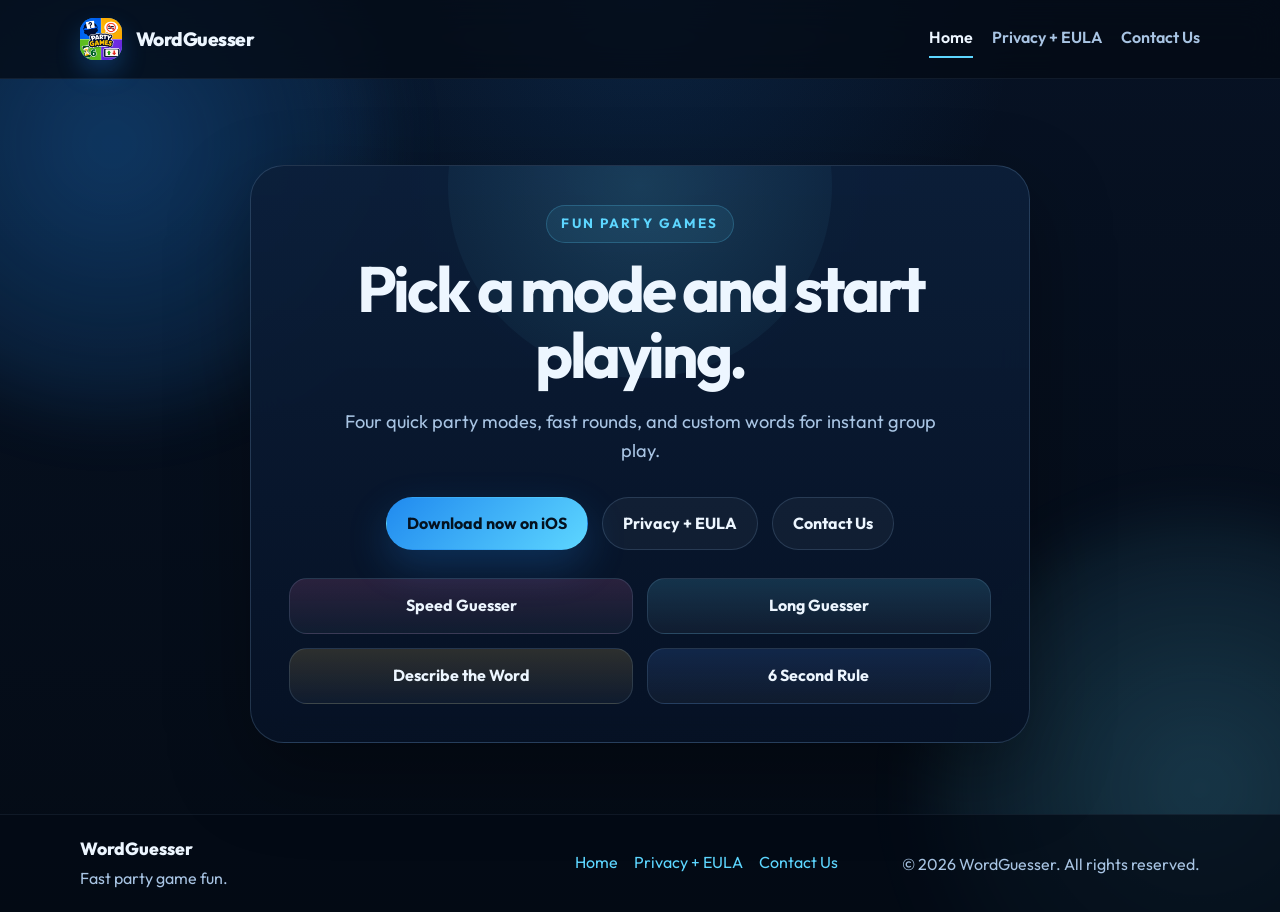
<file: index.html>
<!DOCTYPE html>
<html lang="en">
<head>
  <meta charset="UTF-8">
  <meta name="viewport" content="width=device-width, initial-scale=1.0">
  <title>WordGuesser</title>
  <meta
    name="description"
    content="WordGuesser is a fast party game with four quick modes, custom words, and instant group play.">
  <link rel="preconnect" href="https://fonts.googleapis.com">
  <link rel="preconnect" href="https://fonts.gstatic.com" crossorigin>
  <link href="https://fonts.googleapis.com/css2?family=Outfit:wght@400;500;600;700;800&display=swap" rel="stylesheet">
  <link rel="icon" type="image/png" href="Logo.png">
  <link rel="stylesheet" href="style.css">
</head>
<body data-page="home">
  <div class="bg-orb bg-orb-one"></div>
  <div class="bg-orb bg-orb-two"></div>

  <header class="site-header">
    <div class="container nav-shell">
      <a class="brand" href="index.html" aria-label="WordGuesser home">
        <span class="brand-mark">
          <img class="brand-logo" src="Logo.png" alt="">
        </span>
        <span class="brand-text">WordGuesser</span>
      </a>

      <nav class="site-nav" aria-label="Primary">
        <a href="index.html" class="nav-link active">Home</a>
        <a href="privacy.html" class="nav-link">Privacy + EULA</a>
        <a href="contact.html" class="nav-link">Contact Us</a>
      </nav>

    </div>
  </header>

  <main>
    <section class="hero hero-simple container">
      <div class="hero-copy hero-panel" data-reveal>
        <p class="eyebrow">Fun party games</p>
        <h1>Pick a mode and start playing.</h1>
        <p class="hero-text">
          Four quick party modes, fast rounds, and custom words for instant group play.
        </p>

        <div class="hero-actions">
          <a class="button button-primary" href="#">Download now on iOS</a>
          <a class="button button-secondary" href="privacy.html">Privacy + EULA</a>
          <a class="button button-secondary" href="contact.html">Contact Us</a>
        </div>

        <div class="mode-strip" aria-label="Game modes">
          <button
            class="mode-chip"
            type="button"
            data-mode-title="Speed Guesser"
            data-mode-summary="Put the phone on your forehead while your team gives clues without saying the word. Tilt up to score, tilt down to skip, and get through as many words as you can before time runs out.">
            Speed Guesser
          </button>
          <button
            class="mode-chip"
            type="button"
            data-mode-title="Long Guesser"
            data-mode-summary="Place the phone on your forehead while everyone else sees the answer and gives clues. You only get one question before locking in your guess, then the phone moves to the next player.">
            Long Guesser
          </button>
          <button
            class="mode-chip"
            type="button"
            data-mode-title="Describe the Word"
            data-mode-summary="One player describes the target word while everyone else guesses. You cannot say the target word or the taboo words on the card, and when someone gets it right both players score.">
            Describe the Word
          </button>
          <button
            class="mode-chip"
            type="button"
            data-mode-title="6 Second Rule"
            data-mode-summary="Show the next player the prompt, start the timer, and they have six seconds to answer while the question stays visible. If they miss, one other player gets a single steal attempt before the round moves on.">
            6 Second Rule
          </button>
        </div>
      </div>
    </section>

    <div class="mode-modal" id="modeModal" hidden>
      <div class="mode-modal-backdrop" data-close-mode-modal></div>
      <div class="mode-modal-panel" role="dialog" aria-modal="true" aria-labelledby="modeModalTitle">
        <button class="mode-modal-close" type="button" aria-label="Close" data-close-mode-modal>
          &times;
        </button>
        <p class="mode-modal-eyebrow">How it works</p>
        <h2 id="modeModalTitle">Game mode</h2>
        <p class="mode-modal-summary" id="modeModalSummary"></p>
      </div>
    </div>
  </main>

  <footer class="site-footer">
    <div class="container footer-shell">
      <div>
        <p class="footer-brand">WordGuesser</p>
        <p class="footer-copy">Fast party game fun.</p>
      </div>

      <div class="footer-links">
        <a href="index.html">Home</a>
        <a href="privacy.html">Privacy + EULA</a>
        <a href="contact.html">Contact Us</a>
      </div>

      <p class="footer-copy">&copy; <span id="year"></span> WordGuesser. All rights reserved.</p>
    </div>
  </footer>

  <script src="script.js"></script>
</body>
</html>
</file>
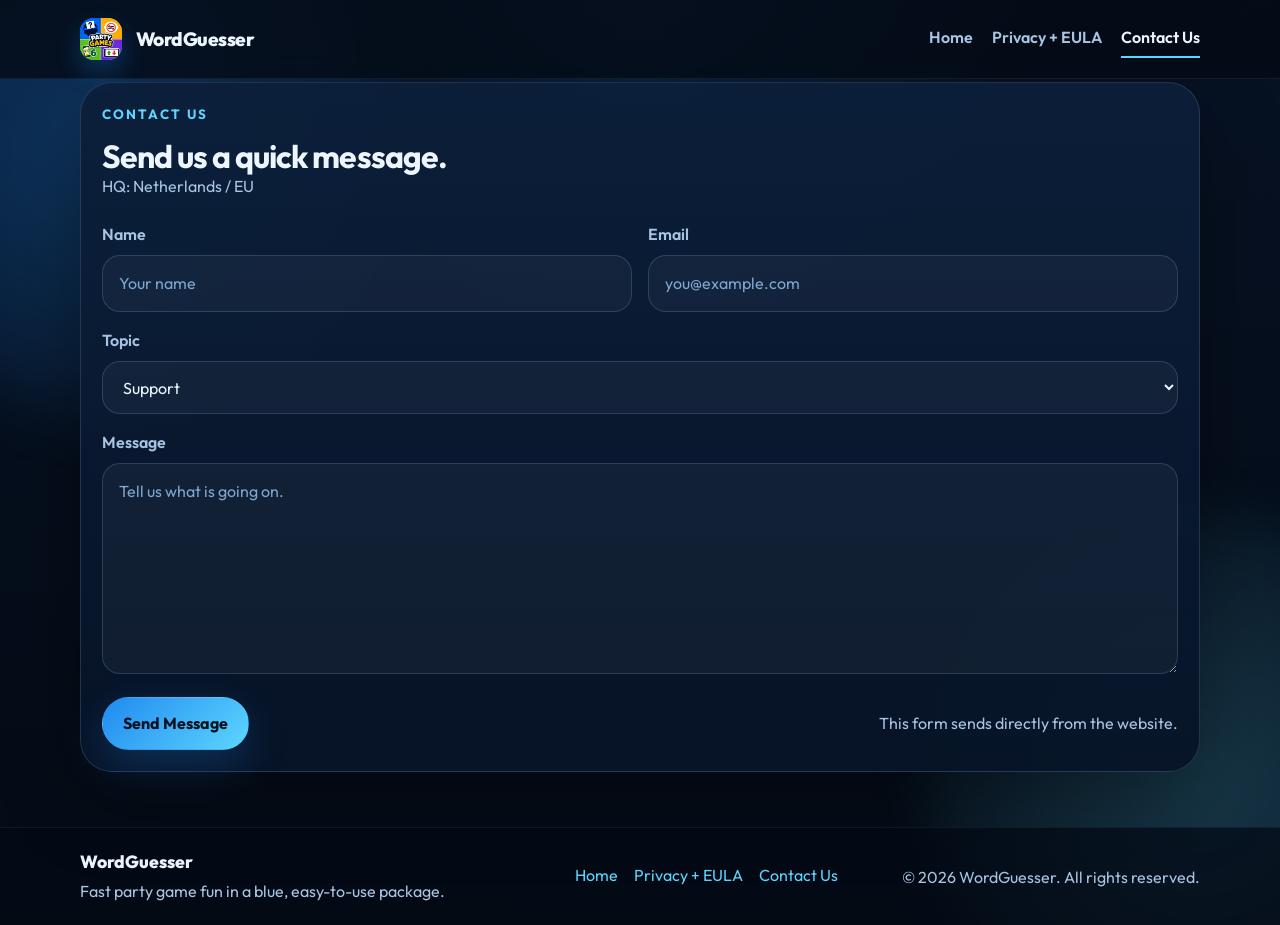
<file: contact.html>
<!DOCTYPE html>
<html lang="en">
<head>
  <meta charset="UTF-8">
  <meta name="viewport" content="width=device-width, initial-scale=1.0">
  <title>WordGuesser | Contact Us</title>
  <meta
    name="description"
    content="Contact WordGuesser with a quick message for support, privacy questions, feature ideas, or business inquiries.">
  <link rel="preconnect" href="https://fonts.googleapis.com">
  <link rel="preconnect" href="https://fonts.gstatic.com" crossorigin>
  <link href="https://fonts.googleapis.com/css2?family=Outfit:wght@400;500;600;700;800&display=swap" rel="stylesheet">
  <link rel="icon" type="image/png" href="Logo.png">
  <link rel="stylesheet" href="style.css">
</head>
<body data-page="contact">
  <div class="bg-orb bg-orb-one"></div>
  <div class="bg-orb bg-orb-two"></div>

  <header class="site-header">
    <div class="container nav-shell">
      <a class="brand" href="index.html" aria-label="WordGuesser home">
        <span class="brand-mark">
          <img class="brand-logo" src="Logo.png" alt="">
        </span>
        <span class="brand-text">WordGuesser</span>
      </a>

      <nav class="site-nav" aria-label="Primary">
        <a href="index.html" class="nav-link">Home</a>
        <a href="privacy.html" class="nav-link">Privacy + EULA</a>
        <a href="contact.html" class="nav-link active">Contact Us</a>
      </nav>

    </div>
  </header>

  <main class="container contact-main">
    <section class="contact-form-panel" data-reveal>
      <div class="section-heading compact-heading">
        <p class="eyebrow">Contact Us</p>
        <h2>Send us a quick message.</h2>
        <p class="status-note">HQ: Netherlands / EU</p>
      </div>

      <form id="contactForm" class="contact-form" action="https://api.web3forms.com/submit" method="POST">
        <input type="hidden" name="access_key" value="d264d533-1f55-48e6-bbca-fd6e25037577">
        <input type="hidden" id="web3Subject" name="subject" value="WordGuesser Support">
        <div class="form-grid">
          <label class="field">
            <span>Name</span>
            <input type="text" id="name" name="name" placeholder="Your name" required>
          </label>

          <label class="field">
            <span>Email</span>
            <input type="email" id="email" name="email" placeholder="you@example.com" required>
          </label>
        </div>

        <label class="field">
          <span>Topic</span>
          <select id="topic" name="topic">
            <option value="Support">Support</option>
            <option value="Privacy Request">Privacy Request</option>
            <option value="Feature Idea">Feature Idea</option>
            <option value="Business">Business</option>
          </select>
        </label>

        <label class="field">
          <span>Message</span>
          <textarea id="message" name="message" rows="7" placeholder="Tell us what is going on." required></textarea>
        </label>

        <div class="form-actions">
          <button type="submit" class="button button-primary">Send Message</button>
          <p class="status-note" id="formStatus">This form sends directly from the website.</p>
        </div>
      </form>
    </section>
  </main>

  <footer class="site-footer">
    <div class="container footer-shell">
      <div>
        <p class="footer-brand">WordGuesser</p>
        <p class="footer-copy">Fast party game fun in a blue, easy-to-use package.</p>
      </div>

      <div class="footer-links">
        <a href="index.html">Home</a>
        <a href="privacy.html">Privacy + EULA</a>
        <a href="contact.html">Contact Us</a>
      </div>

      <p class="footer-copy">&copy; <span id="year"></span> WordGuesser. All rights reserved.</p>
    </div>
  </footer>

  <script src="script.js"></script>
</body>
</html>
</file>
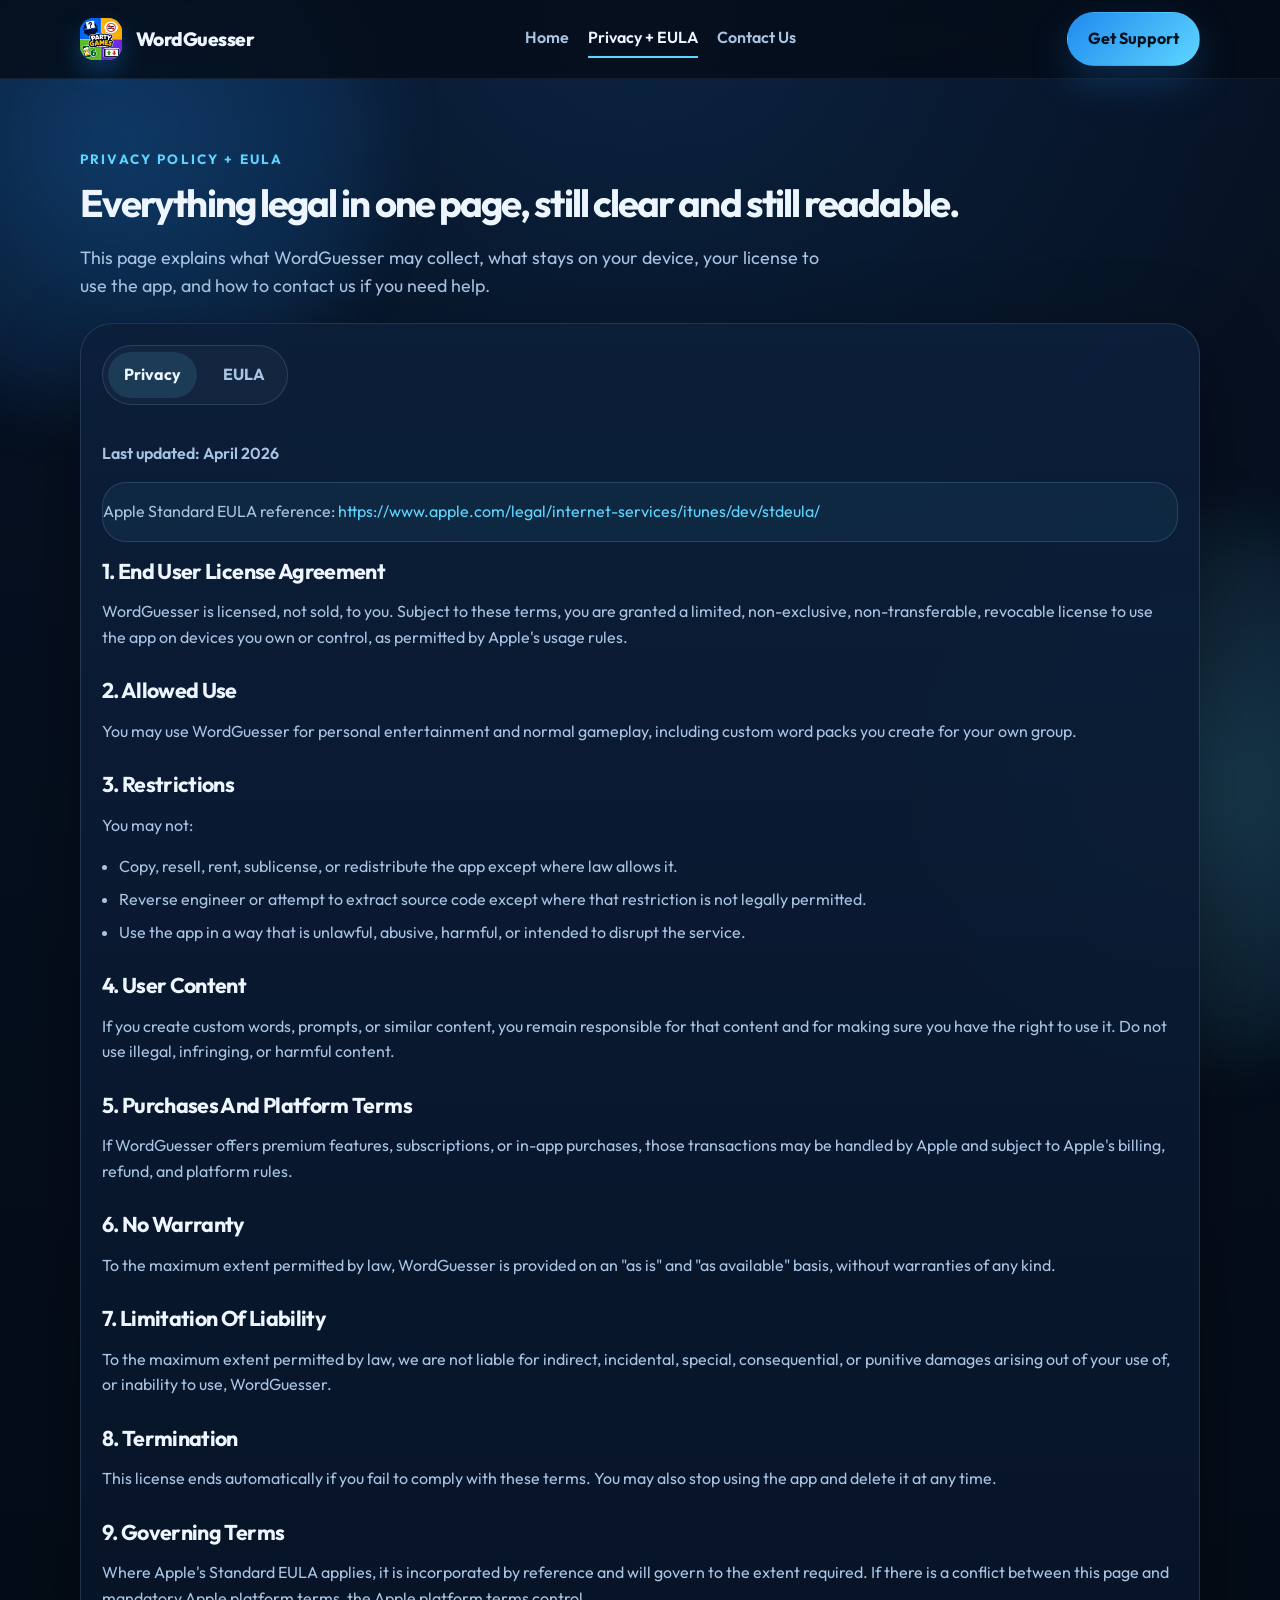
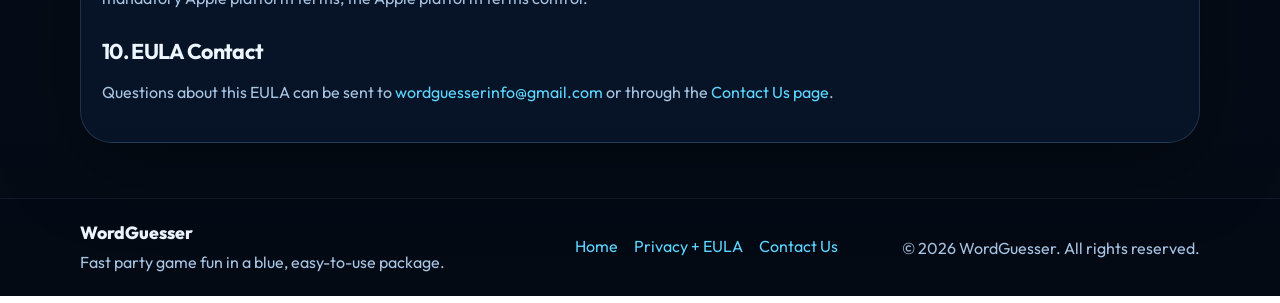
<file: eula.html>
<!DOCTYPE html>
<html lang="en">
<head>
  <meta charset="UTF-8">
  <meta http-equiv="refresh" content="0; url=privacy.html#eula">
  <meta name="viewport" content="width=device-width, initial-scale=1.0">
  <title>WordGuesser | Redirecting</title>
  <link rel="icon" type="image/png" href="Logo.png">
  <link rel="stylesheet" href="style.css">
</head>
<body data-page="legal-redirect">
  <main class="container legal-main">
    <section class="page-hero is-visible">
      <p class="eyebrow">Redirecting</p>
      <h1>The EULA now lives inside the Privacy + EULA page.</h1>
      <p class="hero-text narrow-text">
        If you are not redirected automatically, <a href="privacy.html#eula">open the combined legal page here</a>.
      </p>
    </section>
  </main>
</body>
</html>
</file>
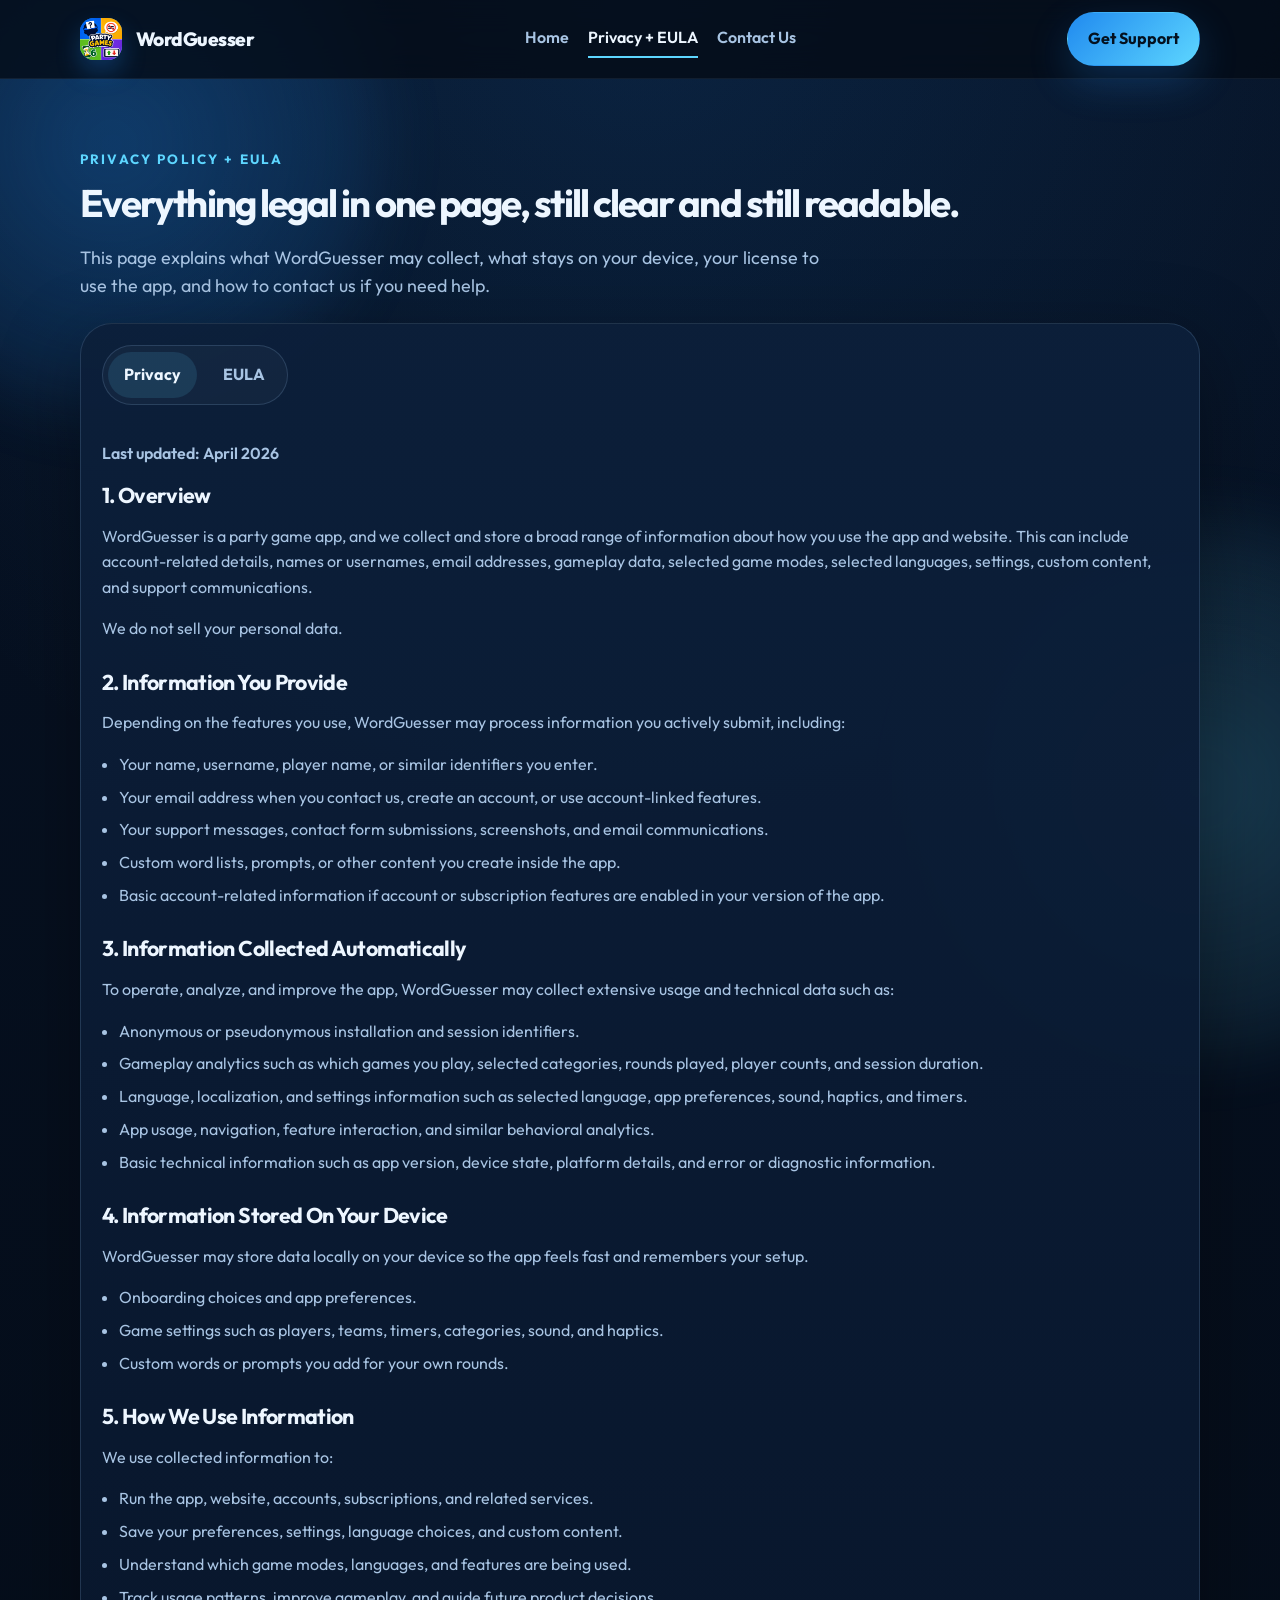
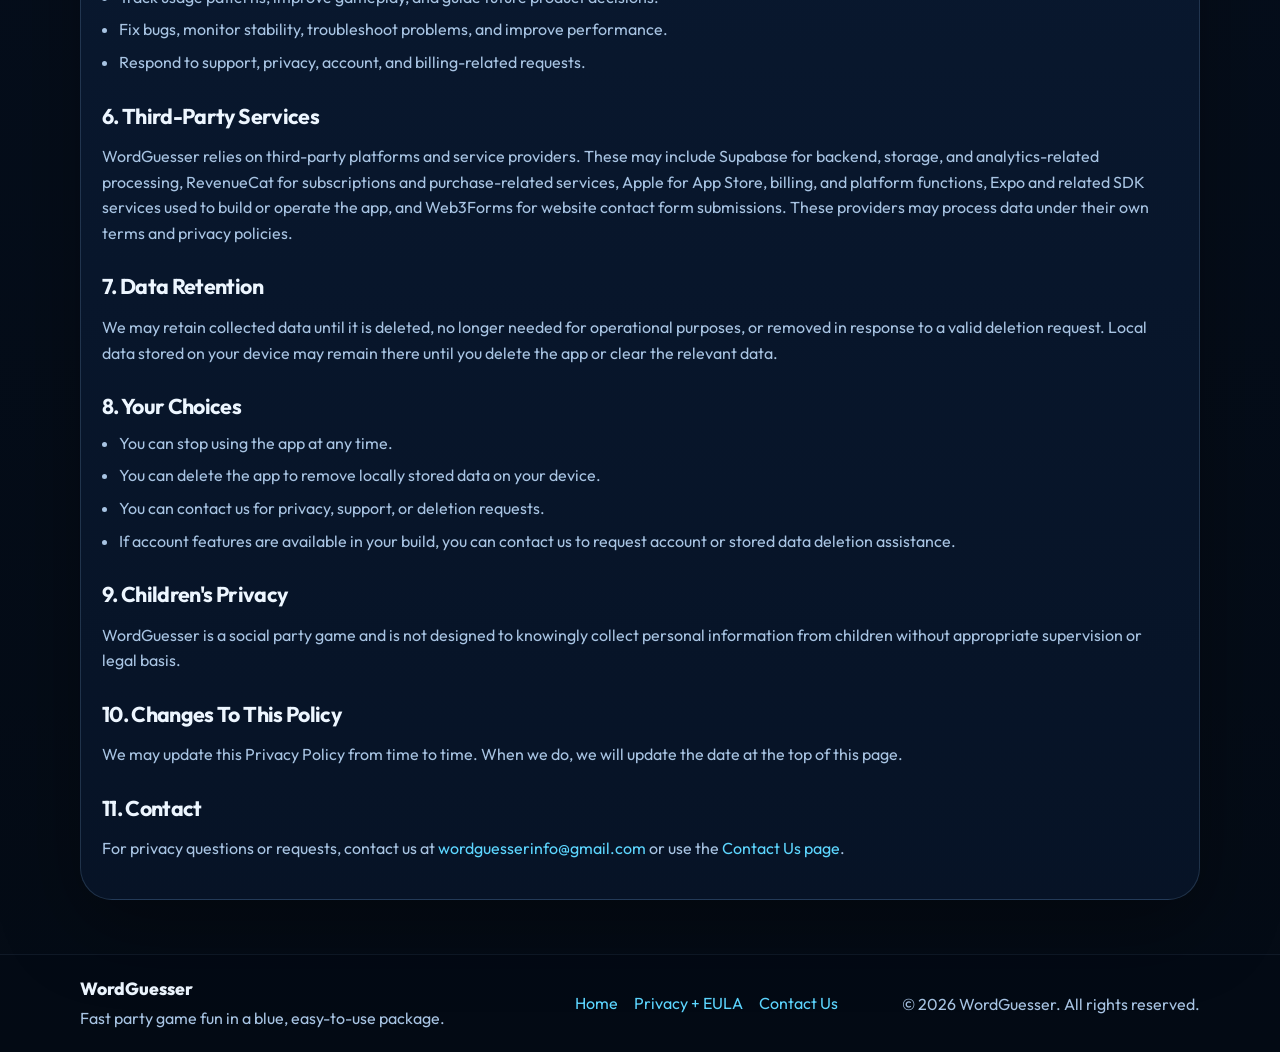
<file: privacy.html>
<!DOCTYPE html>
<html lang="en">
<head>
  <meta charset="UTF-8">
  <meta name="viewport" content="width=device-width, initial-scale=1.0">
  <title>WordGuesser | Privacy Policy + EULA</title>
  <meta
    name="description"
    content="Privacy Policy and EULA for WordGuesser, including local storage, analytics, support requests, and license terms.">
  <link rel="preconnect" href="https://fonts.googleapis.com">
  <link rel="preconnect" href="https://fonts.gstatic.com" crossorigin>
  <link href="https://fonts.googleapis.com/css2?family=Outfit:wght@400;500;600;700;800&display=swap" rel="stylesheet">
  <link rel="icon" type="image/png" href="Logo.png">
  <link rel="stylesheet" href="style.css">
</head>
<body data-page="legal">
  <div class="bg-orb bg-orb-one"></div>
  <div class="bg-orb bg-orb-two"></div>

  <header class="site-header">
    <div class="container nav-shell">
      <a class="brand" href="index.html" aria-label="WordGuesser home">
        <span class="brand-mark">
          <img class="brand-logo" src="Logo.png" alt="">
        </span>
        <span class="brand-text">WordGuesser</span>
      </a>

      <nav class="site-nav" aria-label="Primary">
        <a href="index.html" class="nav-link">Home</a>
        <a href="privacy.html" class="nav-link active">Privacy + EULA</a>
        <a href="contact.html" class="nav-link">Contact Us</a>
      </nav>

      <a class="button button-primary header-cta" href="contact.html">Get Support</a>
    </div>
  </header>

  <main class="container legal-main">
    <section class="page-hero" data-reveal>
      <p class="eyebrow">Privacy Policy + EULA</p>
      <h1>Everything legal in one page, still clear and still readable.</h1>
      <p class="hero-text narrow-text">
        This page explains what WordGuesser may collect, what stays on your device, your license to use the app,
        and how to contact us if you need help.
      </p>
    </section>

    <section class="legal-card" data-reveal>
      <div class="legal-tabs" role="tablist" aria-label="Legal sections">
        <button
          class="legal-tab-button is-active"
          type="button"
          role="tab"
          id="privacyTabButton"
          aria-selected="true"
          aria-controls="privacyTabPanel"
          data-legal-tab-button="privacy">
          Privacy
        </button>
        <button
          class="legal-tab-button"
          type="button"
          role="tab"
          id="eulaTabButton"
          aria-selected="false"
          aria-controls="eulaTabPanel"
          data-legal-tab-button="eula">
          EULA
        </button>
      </div>

      <div
        class="legal-panel"
        id="privacyTabPanel"
        role="tabpanel"
        aria-labelledby="privacyTabButton"
        data-legal-tab-panel="privacy">
        <p class="legal-updated">Last updated: April 2026</p>

        <h2>1. Overview</h2>
        <p>
          WordGuesser is a party game app, and we collect and store a broad range of information about how you use the
          app and website. This can include account-related details, names or usernames, email addresses, gameplay data,
          selected game modes, selected languages, settings, custom content, and support communications.
        </p>
        <p>
          We do not sell your personal data.
        </p>

        <h2>2. Information You Provide</h2>
        <p>Depending on the features you use, WordGuesser may process information you actively submit, including:</p>
        <ul class="legal-list">
          <li>Your name, username, player name, or similar identifiers you enter.</li>
          <li>Your email address when you contact us, create an account, or use account-linked features.</li>
          <li>Your support messages, contact form submissions, screenshots, and email communications.</li>
          <li>Custom word lists, prompts, or other content you create inside the app.</li>
          <li>Basic account-related information if account or subscription features are enabled in your version of the app.</li>
        </ul>

        <h2>3. Information Collected Automatically</h2>
        <p>To operate, analyze, and improve the app, WordGuesser may collect extensive usage and technical data such as:</p>
        <ul class="legal-list">
          <li>Anonymous or pseudonymous installation and session identifiers.</li>
          <li>Gameplay analytics such as which games you play, selected categories, rounds played, player counts, and session duration.</li>
          <li>Language, localization, and settings information such as selected language, app preferences, sound, haptics, and timers.</li>
          <li>App usage, navigation, feature interaction, and similar behavioral analytics.</li>
          <li>Basic technical information such as app version, device state, platform details, and error or diagnostic information.</li>
        </ul>

        <h2>4. Information Stored On Your Device</h2>
        <p>WordGuesser may store data locally on your device so the app feels fast and remembers your setup.</p>
        <ul class="legal-list">
          <li>Onboarding choices and app preferences.</li>
          <li>Game settings such as players, teams, timers, categories, sound, and haptics.</li>
          <li>Custom words or prompts you add for your own rounds.</li>
        </ul>

        <h2>5. How We Use Information</h2>
        <p>We use collected information to:</p>
        <ul class="legal-list">
          <li>Run the app, website, accounts, subscriptions, and related services.</li>
          <li>Save your preferences, settings, language choices, and custom content.</li>
          <li>Understand which game modes, languages, and features are being used.</li>
          <li>Track usage patterns, improve gameplay, and guide future product decisions.</li>
          <li>Fix bugs, monitor stability, troubleshoot problems, and improve performance.</li>
          <li>Respond to support, privacy, account, and billing-related requests.</li>
        </ul>

        <h2>6. Third-Party Services</h2>
        <p>
          WordGuesser relies on third-party platforms and service providers. These may include Supabase for backend,
          storage, and analytics-related processing, RevenueCat for subscriptions and purchase-related services, Apple
          for App Store, billing, and platform functions, Expo and related SDK services used to build or operate the
          app, and Web3Forms for website contact form submissions. These providers may process data under their own
          terms and privacy policies.
        </p>

        <h2>7. Data Retention</h2>
        <p>
          We may retain collected data until it is deleted, no longer needed for operational purposes, or removed in
          response to a valid deletion request. Local data stored on your device may remain there until you delete the
          app or clear the relevant data.
        </p>

        <h2>8. Your Choices</h2>
        <ul class="legal-list">
          <li>You can stop using the app at any time.</li>
          <li>You can delete the app to remove locally stored data on your device.</li>
          <li>You can contact us for privacy, support, or deletion requests.</li>
          <li>If account features are available in your build, you can contact us to request account or stored data deletion assistance.</li>
        </ul>

        <h2>9. Children&apos;s Privacy</h2>
        <p>
          WordGuesser is a social party game and is not designed to knowingly collect personal information from children
          without appropriate supervision or legal basis.
        </p>

        <h2>10. Changes To This Policy</h2>
        <p>
          We may update this Privacy Policy from time to time. When we do, we will update the date at the top of this page.
        </p>

        <h2>11. Contact</h2>
        <p>
          For privacy questions or requests, contact us at
          <a href="mailto:wordguesserinfo@gmail.com">wordguesserinfo@gmail.com</a> or use the
          <a href="contact.html">Contact Us page</a>.
        </p>
      </div>

      <div
        class="legal-panel"
        id="eulaTabPanel"
        role="tabpanel"
        aria-labelledby="eulaTabButton"
        data-legal-tab-panel="eula"
        hidden>
        <p class="legal-updated">Last updated: April 2026</p>

        <div class="callout-box">
          <p>
            Apple Standard EULA reference:
            <a href="https://www.apple.com/legal/internet-services/itunes/dev/stdeula/" target="_blank" rel="noopener noreferrer">
              https://www.apple.com/legal/internet-services/itunes/dev/stdeula/
            </a>
          </p>
        </div>

        <h2 id="eula">1. End User License Agreement</h2>
        <p>
          WordGuesser is licensed, not sold, to you. Subject to these terms, you are granted a limited,
          non-exclusive, non-transferable, revocable license to use the app on devices you own or control,
          as permitted by Apple&apos;s usage rules.
        </p>

        <h2>2. Allowed Use</h2>
        <p>
          You may use WordGuesser for personal entertainment and normal gameplay, including custom word packs you create for your own group.
        </p>

        <h2>3. Restrictions</h2>
        <p>You may not:</p>
        <ul class="legal-list">
          <li>Copy, resell, rent, sublicense, or redistribute the app except where law allows it.</li>
          <li>Reverse engineer or attempt to extract source code except where that restriction is not legally permitted.</li>
          <li>Use the app in a way that is unlawful, abusive, harmful, or intended to disrupt the service.</li>
        </ul>

        <h2>4. User Content</h2>
        <p>
          If you create custom words, prompts, or similar content, you remain responsible for that content and for making
          sure you have the right to use it. Do not use illegal, infringing, or harmful content.
        </p>

        <h2>5. Purchases And Platform Terms</h2>
        <p>
          If WordGuesser offers premium features, subscriptions, or in-app purchases, those transactions may be handled by Apple
          and subject to Apple&apos;s billing, refund, and platform rules.
        </p>

        <h2>6. No Warranty</h2>
        <p>
          To the maximum extent permitted by law, WordGuesser is provided on an "as is" and "as available" basis,
          without warranties of any kind.
        </p>

        <h2>7. Limitation Of Liability</h2>
        <p>
          To the maximum extent permitted by law, we are not liable for indirect, incidental, special, consequential,
          or punitive damages arising out of your use of, or inability to use, WordGuesser.
        </p>

        <h2>8. Termination</h2>
        <p>
          This license ends automatically if you fail to comply with these terms. You may also stop using the app and delete it at any time.
        </p>

        <h2>9. Governing Terms</h2>
        <p>
          Where Apple&apos;s Standard EULA applies, it is incorporated by reference and will govern to the extent required.
          If there is a conflict between this page and mandatory Apple platform terms, the Apple platform terms control.
        </p>

        <h2>10. EULA Contact</h2>
        <p>
          Questions about this EULA can be sent to <a href="mailto:wordguesserinfo@gmail.com">wordguesserinfo@gmail.com</a>
          or through the <a href="contact.html">Contact Us page</a>.
        </p>
      </div>
    </section>
  </main>

  <footer class="site-footer">
    <div class="container footer-shell">
      <div>
        <p class="footer-brand">WordGuesser</p>
        <p class="footer-copy">Fast party game fun in a blue, easy-to-use package.</p>
      </div>

      <div class="footer-links">
        <a href="index.html">Home</a>
        <a href="privacy.html">Privacy + EULA</a>
        <a href="contact.html">Contact Us</a>
      </div>

      <p class="footer-copy">&copy; <span id="year"></span> WordGuesser. All rights reserved.</p>
    </div>
  </footer>

  <script src="script.js"></script>
</body>
</html>
</file>
<file: style.css>
:root {
  --bg: #061225;
  --bg-soft: #0b1b34;
  --panel: rgba(10, 25, 48, 0.78);
  --panel-strong: rgba(8, 20, 40, 0.92);
  --border: rgba(162, 209, 255, 0.16);
  --text: #edf6ff;
  --muted: #a8c4e3;
  --blue: #208aef;
  --blue-bright: #4b8ef7;
  --cyan: #5dd6ff;
  --pink: #ff72b6;
  --gold: #f6c453;
  --shadow: 0 24px 80px rgba(0, 0, 0, 0.35);
  --gradient: linear-gradient(135deg, var(--blue), var(--cyan));
  --font-main: 'Outfit', sans-serif;
}

* {
  box-sizing: border-box;
}

html {
  scroll-behavior: smooth;
}

body {
  margin: 0;
  min-height: 100vh;
  background:
    radial-gradient(circle at top, rgba(32, 138, 239, 0.14), transparent 34%),
    linear-gradient(180deg, #071224 0%, #040b15 100%);
  color: var(--text);
  font-family: var(--font-main);
  line-height: 1.6;
  overflow-x: hidden;
}

a {
  color: var(--cyan);
  text-decoration: none;
}

a:hover {
  color: #9ae8ff;
}

img {
  max-width: 100%;
  display: block;
}

button,
input,
textarea,
select {
  font: inherit;
}

.container {
  width: min(1120px, calc(100% - 32px));
  margin: 0 auto;
}

.bg-orb {
  position: fixed;
  width: 34rem;
  height: 34rem;
  border-radius: 999px;
  filter: blur(30px);
  pointer-events: none;
  z-index: -1;
}

.bg-orb-one {
  top: -8rem;
  left: -10rem;
  background: radial-gradient(circle, rgba(32, 138, 239, 0.32), rgba(32, 138, 239, 0));
}

.bg-orb-two {
  right: -12rem;
  bottom: -10rem;
  background: radial-gradient(circle, rgba(93, 214, 255, 0.22), rgba(93, 214, 255, 0));
}

.site-header {
  position: sticky;
  top: 0;
  z-index: 20;
  backdrop-filter: blur(16px);
  background: rgba(4, 11, 21, 0.78);
  border-bottom: 1px solid rgba(162, 209, 255, 0.08);
}

.nav-shell {
  min-height: 78px;
  display: flex;
  align-items: center;
  justify-content: space-between;
  gap: 1rem;
}

.brand {
  display: inline-flex;
  align-items: center;
  gap: 0.85rem;
  color: var(--text);
  font-weight: 800;
  letter-spacing: -0.03em;
}

.brand:hover {
  color: var(--text);
}

.brand-mark {
  width: 42px;
  height: 42px;
  border-radius: 14px;
  display: inline-flex;
  align-items: center;
  justify-content: center;
  background: linear-gradient(145deg, var(--blue), #7bdcff);
  overflow: hidden;
  box-shadow: 0 12px 24px rgba(32, 138, 239, 0.28);
}

.brand-logo {
  width: 100%;
  height: 100%;
  object-fit: cover;
  display: block;
}

.brand-text {
  font-size: 1.2rem;
}

.site-nav {
  display: flex;
  align-items: center;
  gap: 1.2rem;
  flex-wrap: wrap;
  justify-content: center;
}

.nav-link {
  color: var(--muted);
  font-weight: 600;
  padding: 0.35rem 0;
  border-bottom: 2px solid transparent;
  transition: color 0.2s ease, border-color 0.2s ease;
}

.nav-link:hover,
.nav-link.active {
  color: var(--text);
  border-color: var(--cyan);
}

.button {
  display: inline-flex;
  align-items: center;
  justify-content: center;
  gap: 0.5rem;
  min-height: 48px;
  padding: 0.8rem 1.25rem;
  border-radius: 999px;
  font-weight: 700;
  transition: transform 0.2s ease, box-shadow 0.2s ease, border-color 0.2s ease;
  border: 1px solid transparent;
}

.button:hover {
  transform: translateY(-1px);
}

.button-primary {
  background: var(--gradient);
  color: #04111f;
  box-shadow: 0 16px 40px rgba(32, 138, 239, 0.24);
}

.button-primary:hover {
  color: #04111f;
}

.button-secondary {
  background: rgba(255, 255, 255, 0.04);
  border-color: var(--border);
  color: var(--text);
}

.button-secondary:hover {
  color: var(--text);
  border-color: rgba(93, 214, 255, 0.45);
}

.header-cta {
  white-space: nowrap;
}

.hero {
  display: grid;
  grid-template-columns: 1.03fr 0.97fr;
  gap: 2rem;
  align-items: center;
  padding: 4.5rem 0 3rem;
}

.hero-simple {
  grid-template-columns: minmax(0, 1fr);
  justify-items: center;
  max-width: 960px;
  min-height: calc(100vh - 172px);
  padding: 5.4rem 0 4.4rem;
}

.hero-panel {
  position: relative;
  width: min(100%, 780px);
  padding: clamp(1.6rem, 3vw, 2.6rem);
  border-radius: 34px;
  border: 1px solid rgba(162, 209, 255, 0.18);
  background:
    linear-gradient(180deg, rgba(12, 31, 58, 0.92), rgba(6, 18, 37, 0.96)),
    radial-gradient(circle at top, rgba(93, 214, 255, 0.12), transparent 42%);
  box-shadow: 0 30px 80px rgba(0, 0, 0, 0.34);
  backdrop-filter: blur(18px);
  text-align: center;
  overflow: hidden;
}

.hero-panel::before {
  content: '';
  position: absolute;
  inset: -30% auto auto 50%;
  width: 24rem;
  height: 24rem;
  transform: translateX(-50%);
  border-radius: 999px;
  background: radial-gradient(circle, rgba(93, 214, 255, 0.16), rgba(93, 214, 255, 0));
  pointer-events: none;
}

.hero-panel > * {
  position: relative;
  z-index: 1;
}

.hero-copy h1,
.page-hero h1 {
  margin: 0;
  font-size: clamp(2.55rem, 5vw, 4.9rem);
  line-height: 1.02;
  letter-spacing: -0.05em;
}

.hero-text {
  max-width: 44rem;
  margin: 1.25rem 0 0;
  color: var(--muted);
  font-size: 1.12rem;
}

.hero-panel .hero-text {
  max-width: 37rem;
  margin-left: auto;
  margin-right: auto;
  font-size: 1.14rem;
}

.narrow-text {
  max-width: 48rem;
}

.eyebrow {
  margin: 0 0 0.85rem;
  color: var(--cyan);
  text-transform: uppercase;
  letter-spacing: 0.16em;
  font-weight: 700;
  font-size: 0.84rem;
}

.hero-panel .eyebrow {
  display: inline-flex;
  align-items: center;
  justify-content: center;
  min-height: 38px;
  padding: 0.45rem 0.9rem;
  border-radius: 999px;
  border: 1px solid rgba(93, 214, 255, 0.22);
  background: rgba(93, 214, 255, 0.08);
}

.hero-actions {
  display: flex;
  flex-wrap: wrap;
  gap: 0.9rem;
  margin-top: 1.8rem;
}

.hero-panel .hero-actions {
  justify-content: center;
  margin-top: 2rem;
}

.mini-points {
  display: flex;
  flex-wrap: wrap;
  gap: 0.75rem;
  margin-top: 1.35rem;
}

.mini-points span,
.contact-badges span {
  display: inline-flex;
  align-items: center;
  min-height: 38px;
  padding: 0.45rem 0.8rem;
  border-radius: 999px;
  border: 1px solid var(--border);
  background: rgba(255, 255, 255, 0.03);
  color: var(--text);
  font-weight: 600;
}

.mode-strip {
  display: grid;
  grid-template-columns: repeat(2, minmax(0, 1fr));
  gap: 0.85rem;
  margin-top: 1.7rem;
}

.mode-chip {
  display: inline-flex;
  align-items: center;
  justify-content: center;
  min-height: 56px;
  padding: 0.9rem 1rem;
  border-radius: 18px;
  border: 1px solid rgba(162, 209, 255, 0.14);
  background: rgba(255, 255, 255, 0.04);
  color: var(--text);
  font: inherit;
  font-weight: 700;
  text-align: center;
  cursor: pointer;
  transition: transform 0.2s ease, border-color 0.2s ease, box-shadow 0.2s ease;
}

.mode-chip:hover {
  transform: translateY(-1px);
  color: var(--text);
  border-color: rgba(93, 214, 255, 0.3);
}

.mode-chip:focus-visible,
.mode-modal-close:focus-visible {
  outline: 2px solid rgba(93, 214, 255, 0.8);
  outline-offset: 3px;
}

.mode-chip:nth-child(1) {
  background: linear-gradient(180deg, rgba(255, 114, 182, 0.14), rgba(255, 255, 255, 0.04));
}

.mode-chip:nth-child(2) {
  background: linear-gradient(180deg, rgba(93, 214, 255, 0.16), rgba(255, 255, 255, 0.04));
}

.mode-chip:nth-child(3) {
  background: linear-gradient(180deg, rgba(246, 196, 83, 0.16), rgba(255, 255, 255, 0.04));
}

.mode-chip:nth-child(4) {
  background: linear-gradient(180deg, rgba(75, 142, 247, 0.16), rgba(255, 255, 255, 0.04));
}

.mode-modal {
  position: fixed;
  inset: 0;
  z-index: 40;
  display: grid;
  place-items: center;
  padding: 1rem;
}

.mode-modal[hidden] {
  display: none;
}

.mode-modal-backdrop {
  position: absolute;
  inset: 0;
  background: rgba(4, 11, 21, 0.72);
  backdrop-filter: blur(10px);
}

.mode-modal-panel {
  position: relative;
  z-index: 1;
  width: min(100%, 560px);
  padding: 1.45rem;
  border-radius: 28px;
  border: 1px solid rgba(162, 209, 255, 0.18);
  background: linear-gradient(180deg, rgba(12, 31, 58, 0.97), rgba(6, 18, 37, 0.98));
  box-shadow: 0 24px 70px rgba(0, 0, 0, 0.38);
}

.mode-modal-close {
  position: absolute;
  top: 0.9rem;
  right: 0.9rem;
  width: 42px;
  height: 42px;
  border: 1px solid var(--border);
  border-radius: 999px;
  background: rgba(255, 255, 255, 0.04);
  color: var(--text);
  font: inherit;
  font-size: 1.4rem;
  line-height: 1;
  cursor: pointer;
}

.mode-modal-eyebrow {
  margin: 0;
  color: var(--cyan);
  text-transform: uppercase;
  letter-spacing: 0.14em;
  font-size: 0.8rem;
  font-weight: 700;
}

.mode-modal-panel h2 {
  margin: 0.55rem 0 0;
  line-height: 1.08;
  letter-spacing: -0.03em;
  font-size: clamp(1.7rem, 3vw, 2.3rem);
}

.mode-modal-summary {
  margin: 0.9rem 0 0;
  color: var(--muted);
  font-size: 1.04rem;
}

.hero-stage {
  display: flex;
  justify-content: flex-end;
}

.stage-frame,
.legal-card,
.contact-form-panel {
  width: 100%;
  border-radius: 32px;
  background: linear-gradient(180deg, rgba(12, 31, 58, 0.95), rgba(7, 20, 39, 0.95));
  border: 1px solid var(--border);
  box-shadow: var(--shadow);
}

.stage-frame {
  max-width: 520px;
  padding: 1.15rem;
}

.stage-topbar,
.stage-footer {
  display: flex;
  justify-content: space-between;
  align-items: center;
  gap: 1rem;
}

.stage-pill,
.stage-note,
.legal-updated {
  color: var(--muted);
  font-weight: 600;
}

.stage-pill {
  padding: 0.35rem 0.75rem;
  border-radius: 999px;
  background: rgba(93, 214, 255, 0.08);
  border: 1px solid rgba(93, 214, 255, 0.22);
  color: var(--cyan);
}

.mode-grid {
  display: grid;
  grid-template-columns: repeat(2, minmax(0, 1fr));
  gap: 1rem;
  margin: 1rem 0;
}

.mode-tile,
.info-card,
.link-card,
.callout-box {
  border-radius: 24px;
  border: 1px solid var(--border);
  background: rgba(255, 255, 255, 0.035);
}

.mode-tile {
  min-height: 200px;
  padding: 1rem;
  position: relative;
  overflow: hidden;
}

.mode-tile::before {
  content: '';
  position: absolute;
  inset: auto -35% -35% auto;
  width: 160px;
  height: 160px;
  border-radius: 999px;
  opacity: 0.18;
}

.pink-tile::before {
  background: var(--pink);
}

.cyan-tile::before {
  background: var(--cyan);
}

.gold-tile::before {
  background: var(--gold);
}

.blue-tile::before {
  background: var(--blue-bright);
}

.mode-kicker {
  margin: 0;
  color: var(--muted);
  font-size: 0.86rem;
  text-transform: uppercase;
  letter-spacing: 0.12em;
}

.mode-tile h2,
.section-heading h2,
.legal-card h2,
.info-card h2,
.contact-form-panel h2 {
  margin: 0.45rem 0 0;
  line-height: 1.1;
  letter-spacing: -0.03em;
}

.mode-tile h2 {
  font-size: 1.25rem;
}

.mode-tile p:last-child,
.info-card p,
.link-card span,
.callout-box p,
.legal-card p,
.legal-list,
.footer-copy,
.field span,
.status-note {
  color: var(--muted);
}

.stage-footer {
  padding: 0.4rem 0.15rem 0.15rem;
  color: var(--muted);
  font-size: 0.95rem;
}

.section-block,
.legal-main,
.contact-main {
  padding-bottom: 3.4rem;
}

.section-block {
  padding-top: 2rem;
}

.section-heading {
  max-width: 50rem;
  margin-bottom: 1.4rem;
}

.section-heading h2,
.legal-card h2,
.page-hero h1,
.info-card h2,
.contact-form-panel h2 {
  font-size: clamp(1.7rem, 3vw, 2.8rem);
}

.compact-heading h2 {
  font-size: clamp(1.6rem, 2.5vw, 2.1rem);
}

.info-grid {
  display: grid;
  gap: 1rem;
}

.three-up {
  grid-template-columns: repeat(3, minmax(0, 1fr));
}

.info-card,
.link-card,
.contact-form-panel,
.legal-card {
  padding: 1.3rem;
}

.info-card h3 {
  margin: 0 0 0.5rem;
  font-size: 1.2rem;
}

.link-cards {
  display: grid;
  grid-template-columns: repeat(3, minmax(0, 1fr));
  gap: 1rem;
}

.link-card {
  display: block;
  transition: transform 0.2s ease, border-color 0.2s ease;
}

.link-card:hover {
  transform: translateY(-2px);
  border-color: rgba(93, 214, 255, 0.4);
}

.link-card strong {
  display: block;
  color: var(--text);
  font-size: 1.15rem;
}

.page-hero {
  padding: 4.2rem 0 1.4rem;
}

.legal-main,
.contact-main {
  padding-top: 0.2rem;
}

.legal-card h2 {
  margin-top: 1.8rem;
  font-size: 1.34rem;
}

.legal-tabs {
  display: inline-flex;
  gap: 0.6rem;
  margin-bottom: 1.25rem;
  padding: 0.35rem;
  border: 1px solid var(--border);
  border-radius: 999px;
  background: rgba(255, 255, 255, 0.03);
}

.legal-tab-button {
  min-height: 42px;
  padding: 0.65rem 1rem;
  border: 0;
  border-radius: 999px;
  background: transparent;
  color: var(--muted);
  font: inherit;
  font-weight: 700;
  cursor: pointer;
  transition: background 0.2s ease, color 0.2s ease, transform 0.2s ease;
}

.legal-tab-button:hover {
  color: var(--text);
}

.legal-tab-button.is-active {
  background: rgba(93, 214, 255, 0.12);
  color: var(--text);
}

.legal-tab-button:focus-visible {
  outline: 2px solid rgba(93, 214, 255, 0.8);
  outline-offset: 2px;
}

.legal-panel[hidden] {
  display: none;
}

.legal-card h2:first-of-type {
  margin-top: 1.1rem;
}

.legal-list {
  margin: 0.75rem 0 0;
  padding-left: 1.1rem;
}

.legal-list li + li {
  margin-top: 0.45rem;
}

.callout-box {
  margin-bottom: 1rem;
  background: rgba(93, 214, 255, 0.06);
}

.contact-layout {
  display: grid;
  grid-template-columns: 1.2fr 0.8fr;
  gap: 1rem;
  margin-bottom: 1rem;
}

.contact-card-large h2,
.info-card h2 {
  font-size: 1.45rem;
}

.compact-list {
  margin-top: 0.2rem;
}

.contact-badges {
  display: flex;
  flex-wrap: wrap;
  gap: 0.7rem;
  margin-top: 1.1rem;
}

.contact-form {
  margin-top: 1.2rem;
}

.form-grid {
  display: grid;
  grid-template-columns: repeat(2, minmax(0, 1fr));
  gap: 1rem;
}

.field {
  display: block;
  margin-bottom: 1rem;
}

.field span {
  display: block;
  margin-bottom: 0.45rem;
  font-weight: 600;
}

.field input,
.field textarea,
.field select {
  width: 100%;
  border-radius: 18px;
  border: 1px solid rgba(162, 209, 255, 0.18);
  background: rgba(255, 255, 255, 0.04);
  color: var(--text);
  padding: 0.92rem 1rem;
  outline: none;
}

.field input::placeholder,
.field textarea::placeholder {
  color: #7ea6cf;
}

.field input:focus,
.field textarea:focus,
.field select:focus {
  border-color: rgba(93, 214, 255, 0.55);
  box-shadow: 0 0 0 4px rgba(93, 214, 255, 0.12);
}

.field select option {
  color: #000;
  background: #fff;
}

.form-actions {
  display: flex;
  align-items: center;
  justify-content: space-between;
  gap: 1rem;
  flex-wrap: wrap;
}

.status-note {
  margin: 0;
}

.site-footer {
  border-top: 1px solid rgba(162, 209, 255, 0.08);
  background: rgba(4, 11, 21, 0.72);
}

.footer-shell {
  display: grid;
  grid-template-columns: 1.2fr 1fr auto;
  gap: 1rem;
  align-items: center;
  padding: 1.25rem 0;
}

.footer-brand {
  margin: 0;
  color: var(--text);
  font-size: 1.1rem;
  font-weight: 800;
}

.footer-copy {
  margin: 0.2rem 0 0;
}

.footer-links {
  display: flex;
  flex-wrap: wrap;
  gap: 1rem;
  justify-content: center;
}

body.js [data-reveal] {
  opacity: 0;
  transform: translateY(18px);
  transition: opacity 0.45s ease, transform 0.45s ease;
}

body.js [data-reveal].is-visible {
  opacity: 1;
  transform: translateY(0);
}

@media (max-width: 980px) {
  .hero,
  .contact-layout,
  .footer-shell,
  .three-up,
  .link-cards {
    grid-template-columns: 1fr;
  }

  .hero-stage {
    justify-content: flex-start;
  }

  .footer-links {
    justify-content: flex-start;
  }
}

@media (max-width: 760px) {
  .nav-shell {
    padding: 0.95rem 0;
    align-items: flex-start;
    flex-direction: column;
  }

  .header-cta {
    display: none;
  }

  .site-nav {
    justify-content: flex-start;
    gap: 0.9rem 1rem;
  }

  .hero {
    padding-top: 2.8rem;
  }

  .hero-simple {
    min-height: auto;
    padding-bottom: 3.2rem;
  }

  .page-hero {
    padding-top: 2.9rem;
  }

  .mode-grid,
  .form-grid {
    grid-template-columns: 1fr;
  }

  .stage-topbar,
  .stage-footer,
  .form-actions {
    align-items: flex-start;
    flex-direction: column;
  }
}

@media (max-width: 520px) {
  .container {
    width: min(100% - 24px, 1120px);
  }

  .hero-copy h1,
  .page-hero h1 {
    font-size: 2.2rem;
  }

  .button {
    width: 100%;
  }

  .hero-actions {
    align-items: stretch;
  }

  .hero-panel {
    padding: 1.35rem;
    border-radius: 26px;
  }

  .mode-strip {
    grid-template-columns: 1fr;
  }

  .legal-tabs {
    width: 100%;
  }

  .legal-tab-button {
    flex: 1;
  }

  .stage-frame,
  .legal-card,
  .contact-form-panel,
  .info-card,
  .link-card {
    border-radius: 24px;
  }
}
</file>
